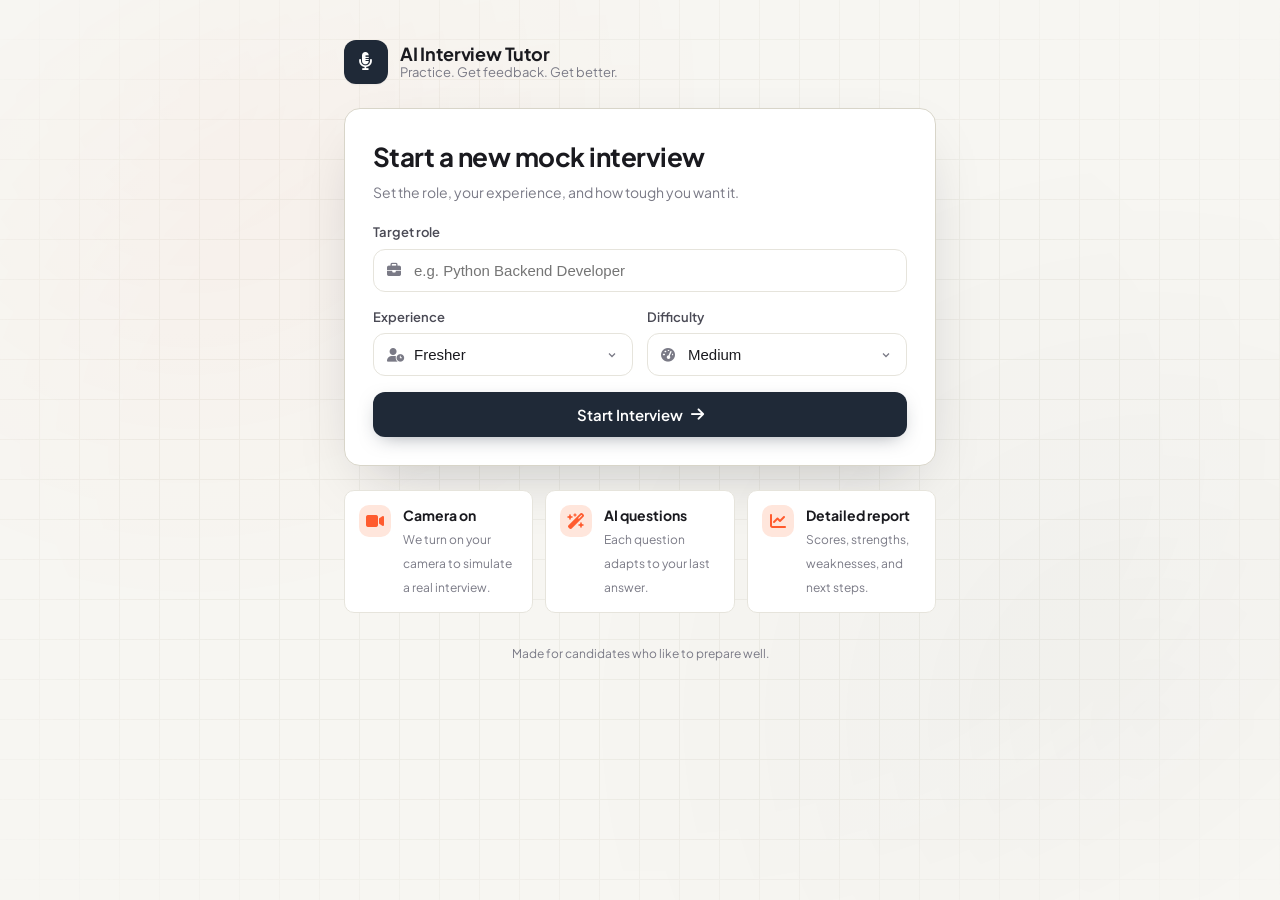
<file: frontend/index.html>
<!DOCTYPE html>
<html lang="en">
<head>
    <meta charset="UTF-8" />
    <meta name="viewport" content="width=device-width, initial-scale=1.0" />
    <title>AI Interview Tutor — Start</title>

    <link rel="preconnect" href="https://fonts.googleapis.com" />
    <link rel="preconnect" href="https://fonts.gstatic.com" crossorigin />
    <link
        href="https://fonts.googleapis.com/css2?family=Plus+Jakarta+Sans:wght@400;500;600;700;800&display=swap"
        rel="stylesheet"
    />
    <link
        rel="stylesheet"
        href="https://cdnjs.cloudflare.com/ajax/libs/font-awesome/6.5.1/css/all.min.css"
    />
    <link rel="stylesheet" href="css/style.css" />
</head>

<body class="page-start">

    <div class="bg-grid"></div>

    <main class="shell">

        <header class="brand">
            <div class="brand-mark">
                <i class="fa-solid fa-microphone-lines"></i>
            </div>
            <div class="brand-text">
                <strong>AI Interview Tutor</strong>
                <span>Practice. Get feedback. Get better.</span>
            </div>
        </header>

        <section class="card card-elevated">

            <div class="card-head">
                <h1 data-testid="start-title">Start a new mock interview</h1>
                <p>Set the role, your experience, and how tough you want it.</p>
            </div>

            <form id="interviewForm" class="form" novalidate>

                <div class="field">
                    <label for="role">Target role</label>
                    <div class="input-wrap">
                        <i class="fa-solid fa-briefcase"></i>
                        <input
                            type="text"
                            id="role"
                            name="role"
                            placeholder="e.g. Python Backend Developer"
                            autocomplete="off"
                            required
                            data-testid="input-role"
                        />
                    </div>
                </div>

                <div class="grid-2">
                    <div class="field">
                        <label for="experience">Experience</label>
                        <div class="input-wrap">
                            <i class="fa-solid fa-user-clock"></i>
                            <select id="experience" data-testid="select-experience">
                                <option>Fresher</option>
                                <option>1 Year</option>
                                <option>2 Years</option>
                                <option>3+ Years</option>
                                <option>5+ Years</option>
                            </select>
                        </div>
                    </div>

                    <div class="field">
                        <label for="difficulty">Difficulty</label>
                        <div class="input-wrap">
                            <i class="fa-solid fa-gauge-high"></i>
                            <select id="difficulty" data-testid="select-difficulty">
                                <option>Easy</option>
                                <option selected>Medium</option>
                                <option>Hard</option>
                            </select>
                        </div>
                    </div>
                </div>

                <button
                    type="submit"
                    class="btn btn-primary"
                    id="startBtn"
                    data-testid="start-interview-btn"
                >
                    <span class="btn-label">Start Interview</span>
                    <i class="fa-solid fa-arrow-right"></i>
                </button>

                <p id="errorBox" class="error-box" data-testid="start-error" hidden></p>

            </form>
        </section>

        <section class="tips">
            <div class="tip">
                <i class="fa-solid fa-video"></i>
                <div>
                    <strong>Camera on</strong>
                    <span>We turn on your camera to simulate a real interview.</span>
                </div>
            </div>
            <div class="tip">
                <i class="fa-solid fa-wand-magic-sparkles"></i>
                <div>
                    <strong>AI questions</strong>
                    <span>Each question adapts to your last answer.</span>
                </div>
            </div>
            <div class="tip">
                <i class="fa-solid fa-chart-line"></i>
                <div>
                    <strong>Detailed report</strong>
                    <span>Scores, strengths, weaknesses, and next steps.</span>
                </div>
            </div>
        </section>

        <footer class="foot">Made for candidates who like to prepare well.</footer>

    </main>

    <script src="js/config.js"></script>
    <script src="js/api.js"></script>
    <script src="js/index.js"></script>
</body>
</html>
</file>
<file: frontend/css/style.css>
/* ==============================================================
   AI Interview Tutor — Design System
   Clean modern light theme with subtle depth + micro motion
   ============================================================== */

:root {
    --bg: #f7f6f2;
    --bg-elevated: #ffffff;
    --ink: #1a1a1f;
    --ink-2: #4a4a55;
    --muted: #7a7a86;
    --line: #e6e4dc;
    --line-strong: #d8d5c9;

    --accent: #ff5b2e;        /* warm coral */
    --accent-ink: #ffffff;
    --accent-soft: #ffe6dc;
    --accent-2: #1f2937;      /* deep slate */

    --good: #16a34a;
    --good-soft: #dcfce7;
    --ok: #d97706;
    --ok-soft: #fef3c7;
    --weak: #dc2626;
    --weak-soft: #fee2e2;

    --shadow-sm: 0 1px 2px rgba(20, 20, 30, 0.05);
    --shadow-md: 0 8px 24px -12px rgba(20, 20, 30, 0.15);
    --shadow-lg: 0 24px 60px -24px rgba(20, 20, 30, 0.25);

    --radius-sm: 10px;
    --radius: 16px;
    --radius-lg: 22px;

    --font: "Plus Jakarta Sans", "Segoe UI", system-ui, sans-serif;
}

* { box-sizing: border-box; }

html, body {
    margin: 0;
    padding: 0;
    background: var(--bg);
    color: var(--ink);
    font-family: var(--font);
    font-size: 16px;
    line-height: 1.5;
    -webkit-font-smoothing: antialiased;
    text-rendering: optimizeLegibility;
}

::selection { background: var(--accent); color: #fff; }

button { font-family: var(--font); }

/* ---------- Background grid (subtle) ---------- */
.bg-grid {
    position: fixed;
    inset: 0;
    z-index: 0;
    pointer-events: none;
    background-image:
        radial-gradient(circle at 15% 10%, rgba(255,91,46,0.08), transparent 40%),
        radial-gradient(circle at 90% 80%, rgba(31,41,55,0.06), transparent 45%),
        linear-gradient(var(--line) 1px, transparent 1px),
        linear-gradient(90deg, var(--line) 1px, transparent 1px);
    background-size: auto, auto, 40px 40px, 40px 40px;
    background-position: 0 0, 0 0, -1px -1px, -1px -1px;
    opacity: 0.55;
    mask-image: radial-gradient(ellipse at center, black 55%, transparent 100%);
}

/* ---------- Shell ---------- */
.shell {
    position: relative;
    z-index: 1;
    max-width: 640px;
    margin: 0 auto;
    padding: 40px 24px 64px;
    animation: fadeUp 0.6s ease both;
}
.shell-wide { max-width: 1180px; }

@keyframes fadeUp {
    from { opacity: 0; transform: translateY(12px); }
    to { opacity: 1; transform: translateY(0); }
}

/* ---------- Brand / Topbar ---------- */
.brand {
    display: flex; align-items: center; gap: 12px;
    margin-bottom: 24px;
}
.brand-mark {
    width: 44px; height: 44px; border-radius: 12px;
    display: grid; place-items: center;
    background: var(--accent-2); color: #fff;
    box-shadow: var(--shadow-sm);
    font-size: 18px;
}
.brand-text { display: flex; flex-direction: column; line-height: 1.15; }
.brand-text strong { font-size: 18px; letter-spacing: -0.01em; }
.brand-text span { font-size: 13px; color: var(--muted); }

.brand.small .brand-mark { width: 36px; height: 36px; border-radius: 10px; font-size: 15px; }
.brand.small strong { font-size: 15px; }

.topbar {
    display: flex; align-items: center; justify-content: space-between;
    gap: 20px; flex-wrap: wrap;
    margin-bottom: 20px;
}

.session-meta { display: flex; gap: 8px; flex-wrap: wrap; }
.chip {
    display: inline-flex; align-items: center; gap: 6px;
    padding: 6px 12px; border-radius: 999px;
    background: #fff; border: 1px solid var(--line);
    font-size: 13px; color: var(--ink-2);
    box-shadow: var(--shadow-sm);
}
.chip i { color: var(--muted); font-size: 12px; }

/* ---------- Cards ---------- */
.card {
    background: var(--bg-elevated);
    border: 1px solid var(--line);
    border-radius: var(--radius);
    padding: 28px;
    box-shadow: var(--shadow-sm);
}
.card-elevated { box-shadow: var(--shadow-lg); border-color: var(--line-strong); }
.card-head { margin-bottom: 20px; }
.card-head.row {
    display: flex; align-items: flex-start; justify-content: space-between;
    gap: 16px;
}
.card-head h1 {
    font-size: 26px; margin: 0 0 6px; letter-spacing: -0.02em;
}
.card-head p { margin: 0; color: var(--muted); font-size: 14px; }
.eyebrow {
    font-size: 12px; text-transform: uppercase; letter-spacing: 0.12em;
    color: var(--accent); font-weight: 700;
}
.q-heading { margin: 4px 0 0; font-size: 18px; letter-spacing: -0.01em; }

/* ---------- Form ---------- */
.form { display: flex; flex-direction: column; gap: 16px; }
.field { display: flex; flex-direction: column; gap: 6px; }
.field label { font-size: 13px; font-weight: 600; color: var(--ink-2); }
.label-row {
    display: flex; align-items: center; justify-content: space-between; gap: 8px;
}
.grid-2 {
    display: grid; grid-template-columns: 1fr 1fr; gap: 14px;
}

.input-wrap {
    position: relative;
    display: flex; align-items: center;
}
.input-wrap i {
    position: absolute; left: 14px; color: var(--muted); font-size: 14px;
    pointer-events: none;
}
.input-wrap input,
.input-wrap select {
    width: 100%;
    padding: 12px 14px 12px 40px;
    border-radius: 12px;
    border: 1px solid var(--line);
    background: #fff;
    font-size: 15px;
    color: var(--ink);
    outline: none;
    transition: border-color 0.15s, box-shadow 0.15s;
    appearance: none;
    -webkit-appearance: none;
}
.input-wrap select {
    background-image: url("data:image/svg+xml;utf8,<svg xmlns='http://www.w3.org/2000/svg' width='12' height='12' viewBox='0 0 24 24' fill='none' stroke='%237a7a86' stroke-width='2.5'><polyline points='6 9 12 15 18 9'/></svg>");
    background-repeat: no-repeat;
    background-position: right 14px center;
}
.input-wrap input:focus,
.input-wrap select:focus {
    border-color: var(--accent);
    box-shadow: 0 0 0 4px rgba(255,91,46,0.14);
}

textarea {
    width: 100%;
    padding: 14px 16px;
    border-radius: 12px;
    border: 1px solid var(--line);
    background: #fff;
    font-family: var(--font);
    font-size: 15px;
    color: var(--ink);
    resize: vertical;
    min-height: 140px;
    outline: none;
    transition: border-color 0.15s, box-shadow 0.15s;
}
textarea:focus {
    border-color: var(--accent);
    box-shadow: 0 0 0 4px rgba(255,91,46,0.14);
}
textarea.shake {
    animation: shake 0.35s;
    border-color: var(--weak);
}
@keyframes shake {
    0%, 100% { transform: translateX(0); }
    25% { transform: translateX(-6px); }
    75% { transform: translateX(6px); }
}

.answer-meta {
    display: flex; align-items: center; justify-content: space-between;
    font-size: 12px; color: var(--muted); margin-top: 6px;
}
.voice-status { color: var(--accent); font-weight: 600; }

/* ---------- Buttons ---------- */
.btn {
    display: inline-flex; align-items: center; justify-content: center; gap: 8px;
    padding: 12px 18px;
    border-radius: 12px;
    border: 1px solid transparent;
    background: #fff;
    color: var(--ink);
    font-weight: 600;
    font-size: 15px;
    cursor: pointer;
    transition: transform 0.08s ease, background 0.15s, color 0.15s, box-shadow 0.15s, border-color 0.15s;
    user-select: none;
}
.btn:disabled { opacity: 0.6; cursor: not-allowed; }
.btn:active:not(:disabled) { transform: translateY(1px); }

.btn-primary {
    background: var(--accent-2);
    color: #fff;
    box-shadow: 0 6px 20px -8px rgba(31,41,55,0.5);
}
.btn-primary:hover:not(:disabled) {
    background: #0f172a;
    box-shadow: 0 10px 28px -10px rgba(31,41,55,0.55);
}

.btn-secondary {
    background: var(--accent);
    color: var(--accent-ink);
    box-shadow: 0 6px 20px -10px rgba(255,91,46,0.6);
}
.btn-secondary:hover:not(:disabled) {
    background: #ee4a1e;
    box-shadow: 0 10px 28px -10px rgba(255,91,46,0.7);
}

.btn-ghost {
    background: #fff;
    border: 1px solid var(--line);
    color: var(--ink);
}
.btn-ghost:hover:not(:disabled) {
    border-color: var(--line-strong);
    background: #fafaf7;
}
.btn.small { padding: 8px 12px; font-size: 13px; }
.btn.full { width: 100%; }

.btn.recording {
    background: var(--accent);
    color: #fff;
    border-color: transparent;
    animation: pulse 1.4s ease infinite;
}
@keyframes pulse {
    0%, 100% { box-shadow: 0 0 0 0 rgba(255,91,46,0.5); }
    50% { box-shadow: 0 0 0 8px rgba(255,91,46,0); }
}

.actions {
    display: flex; gap: 12px; flex-wrap: wrap; margin-top: 20px;
}
.actions .btn { flex: 1; min-width: 180px; }

/* ---------- Error box ---------- */
.error-box {
    background: var(--weak-soft);
    color: var(--weak);
    border: 1px solid #fecaca;
    padding: 10px 14px;
    border-radius: 10px;
    font-size: 13px;
    white-space: pre-line;
}

/* ---------- Tips (start page) ---------- */
.tips {
    margin-top: 24px;
    display: grid; grid-template-columns: repeat(3, 1fr); gap: 12px;
}
.tip {
    display: flex; gap: 12px; align-items: flex-start;
    background: #fff; border: 1px solid var(--line);
    padding: 14px; border-radius: var(--radius-sm);
}
.tip i {
    width: 32px; height: 32px; border-radius: 10px;
    display: grid; place-items: center;
    background: var(--accent-soft); color: var(--accent);
    flex-shrink: 0;
}
.tip strong { display: block; font-size: 14px; }
.tip span { font-size: 12px; color: var(--muted); }

.foot {
    margin-top: 32px; text-align: center;
    font-size: 12px; color: var(--muted);
}

/* ---------- Interview page ---------- */
.progress-bar {
    display: flex; align-items: center; gap: 14px;
    margin-bottom: 20px;
}
.progress-track {
    flex: 1; height: 8px; background: #ece9df;
    border-radius: 999px; overflow: hidden;
}
.progress-fill {
    height: 100%;
    background: linear-gradient(90deg, var(--accent), #ff8a5c);
    border-radius: 999px;
    transition: width 0.35s ease;
}
.progress-label {
    font-size: 13px; color: var(--ink-2); font-weight: 600;
    white-space: nowrap;
}

.interview-grid {
    display: grid;
    grid-template-columns: minmax(0, 1fr) 380px;
    gap: 20px;
}

.question-box {
    background: #fafaf5;
    border: 1px dashed var(--line-strong);
    padding: 20px;
    border-radius: 14px;
    font-size: 18px;
    line-height: 1.55;
    color: var(--ink);
    min-height: 96px;
    margin-bottom: 18px;
    white-space: pre-wrap;
}

.timer {
    display: inline-flex; align-items: center; gap: 8px;
    background: #fff; border: 1px solid var(--line);
    padding: 6px 12px; border-radius: 999px;
    font-variant-numeric: tabular-nums;
    font-weight: 600; font-size: 14px; color: var(--ink-2);
}
.timer i { color: var(--accent); }

.feedback-box {
    margin-top: 18px;
    background: var(--accent-soft);
    border: 1px solid #ffcdb8;
    border-radius: 14px;
    padding: 14px 16px;
}
.feedback-head {
    display: flex; align-items: center; gap: 8px; margin-bottom: 6px;
}
.feedback-head i { color: var(--accent); }
.feedback-box p { margin: 0; color: var(--ink-2); font-size: 14px; }

.score-pill {
    margin-left: auto;
    background: #fff; border: 1px solid var(--line);
    padding: 3px 10px; border-radius: 999px;
    font-size: 12px; font-weight: 700;
}
.score-pill.good { background: var(--good-soft); color: var(--good); border-color: transparent; }
.score-pill.ok { background: var(--ok-soft); color: var(--ok); border-color: transparent; }
.score-pill.weak { background: var(--weak-soft); color: var(--weak); border-color: transparent; }

/* Camera */
.camera-wrap {
    position: relative;
    aspect-ratio: 4 / 3;
    background: #111;
    border-radius: 14px;
    overflow: hidden;
    margin-bottom: 12px;
}
.camera-wrap video {
    width: 100%; height: 100%; object-fit: cover;
    transform: scaleX(-1);
}
.camera-off {
    position: absolute; inset: 0;
    display: flex; flex-direction: column; gap: 8px;
    align-items: center; justify-content: center;
    color: #fff; background: rgba(17,17,17,0.9);
}
.camera-off i { font-size: 28px; opacity: 0.8; }
.camera-off span { font-size: 13px; opacity: 0.8; }

.camera-status {
    font-size: 12px; color: var(--muted); text-transform: uppercase;
    letter-spacing: 0.08em; font-weight: 700;
}
.camera-status.live { color: var(--good); }
.camera-status.live::before {
    content: "●"; margin-right: 4px;
    animation: blink 1.2s ease-in-out infinite;
}
@keyframes blink { 50% { opacity: 0.3; } }

.mini-tips {
    margin-top: 14px; display: flex; flex-direction: column; gap: 8px;
    font-size: 12px; color: var(--muted);
}
.mini-tips i { color: var(--accent); margin-right: 6px; }

/* ---------- Loading overlay ---------- */
.loading-overlay {
    position: fixed; inset: 0; z-index: 50;
    background: rgba(247,246,242,0.7);
    backdrop-filter: blur(6px);
    display: flex; flex-direction: column; gap: 14px;
    align-items: center; justify-content: center;
}
.loading-overlay p { color: var(--ink-2); font-weight: 600; }
.spinner {
    width: 42px; height: 42px; border-radius: 50%;
    border: 3px solid var(--line);
    border-top-color: var(--accent);
    animation: spin 0.8s linear infinite;
}
@keyframes spin { to { transform: rotate(360deg); } }

/* ---------- Report page ---------- */
.report-hero {
    display: grid; grid-template-columns: 1fr auto; gap: 32px; align-items: center;
    padding: 32px;
    margin-bottom: 24px;
    background: linear-gradient(180deg, #fff 0%, #fdfaf3 100%);
    border-color: var(--line-strong);
}
.hero-left h1 {
    font-size: 34px; margin: 6px 0 10px; letter-spacing: -0.02em;
}
.hero-left p { color: var(--ink-2); font-size: 15px; margin: 0 0 20px; }
.hero-actions { display: flex; gap: 10px; flex-wrap: wrap; }

.hero-right {
    display: flex; flex-direction: column; gap: 10px; align-items: center;
}
.ring-caption {
    font-size: 12px; text-transform: uppercase; letter-spacing: 0.1em;
    color: var(--muted); font-weight: 700;
}

.ring {
    position: relative; width: 140px; height: 140px;
}
.ring.big { width: 160px; height: 160px; }
.ring-svg { width: 100%; height: 100%; transform: rotate(-90deg); }
.ring-track {
    fill: none; stroke: #ece9df; stroke-width: 12;
}
.ring-progress {
    fill: none; stroke: var(--accent); stroke-width: 12;
    stroke-linecap: round;
    stroke-dasharray: 326.72;
    transition: stroke-dashoffset 1s cubic-bezier(0.22, 1, 0.36, 1);
}
.ring-progress.good { stroke: var(--good); }
.ring-progress.ok { stroke: var(--ok); }
.ring-progress.weak { stroke: var(--weak); }
.ring-center {
    position: absolute; inset: 0;
    display: flex; align-items: baseline; justify-content: center; gap: 3px;
    pointer-events: none;
}
.ring-center strong {
    font-size: 42px; font-weight: 800; letter-spacing: -0.02em;
}
.ring-center span {
    font-size: 14px; color: var(--muted); font-weight: 600;
}

.scores-grid {
    display: grid; grid-template-columns: repeat(4, 1fr); gap: 16px;
    margin-bottom: 24px;
}
.score-card { padding: 20px; }
.score-top {
    display: flex; align-items: center; justify-content: space-between;
    margin-bottom: 12px;
}
.score-label {
    display: inline-flex; align-items: center; gap: 8px;
    font-size: 13px; font-weight: 600; color: var(--ink-2);
}
.score-label i { color: var(--accent); }
.score-value {
    font-size: 22px; font-weight: 800; letter-spacing: -0.02em;
}
.score-max { font-size: 12px; color: var(--muted); font-weight: 600; margin-left: 2px; }

.score-bar-track {
    height: 8px; background: #ece9df; border-radius: 999px; overflow: hidden;
}
.score-bar-fill {
    height: 100%; border-radius: 999px;
    background: var(--accent);
    transition: width 1s cubic-bezier(0.22,1,0.36,1);
}
.score-bar-fill.good { background: var(--good); }
.score-bar-fill.ok { background: var(--ok); }
.score-bar-fill.weak { background: var(--weak); }

.two-col {
    display: grid; grid-template-columns: 1fr 1fr; gap: 20px; margin-bottom: 20px;
}
.panel { padding: 22px; }
.panel-head {
    display: flex; align-items: center; gap: 10px;
    margin-bottom: 14px;
}
.panel-head h3 { margin: 0; font-size: 17px; letter-spacing: -0.01em; }
.panel-head i {
    width: 34px; height: 34px; border-radius: 10px;
    display: grid; place-items: center;
    background: var(--accent-soft); color: var(--accent);
    font-size: 14px;
}
.strengths-head i { background: var(--good-soft); color: var(--good); }
.weaknesses-head i { background: var(--weak-soft); color: var(--weak); }
.improve-head i { background: var(--ok-soft); color: var(--ok); }
.qf-head i { background: #e0e7ff; color: #4338ca; }

.bullet-list {
    margin: 0; padding: 0; list-style: none;
    display: flex; flex-direction: column; gap: 10px;
}
.bullet-list li {
    padding-left: 22px; position: relative;
    color: var(--ink-2); font-size: 14.5px; line-height: 1.55;
}
.bullet-list li::before {
    content: ""; position: absolute; left: 4px; top: 10px;
    width: 6px; height: 6px; border-radius: 50%;
    background: var(--accent);
}
.bullet-list li.muted { color: var(--muted); font-style: italic; }
.bullet-list li.muted::before { display: none; }

.qf-wrap { display: flex; flex-direction: column; gap: 12px; }
.qf-item {
    display: flex; gap: 14px; align-items: flex-start;
    padding: 14px 16px;
    background: #fafaf5;
    border-radius: 12px;
    border: 1px solid var(--line);
}
.qf-num {
    flex-shrink: 0;
    width: 38px; height: 38px; border-radius: 10px;
    background: var(--accent-2); color: #fff;
    display: grid; place-items: center;
    font-weight: 700; font-size: 13px;
    letter-spacing: 0.02em;
}
.qf-body { color: var(--ink-2); font-size: 14.5px; line-height: 1.55; }

.muted { color: var(--muted); }

/* ---------- Responsive ---------- */
@media (max-width: 960px) {
    .interview-grid { grid-template-columns: 1fr; }
    .scores-grid { grid-template-columns: repeat(2, 1fr); }
    .two-col { grid-template-columns: 1fr; }
    .report-hero { grid-template-columns: 1fr; text-align: left; }
    .hero-right { align-items: flex-start; }
}
@media (max-width: 560px) {
    .shell { padding: 24px 16px 48px; }
    .card, .panel { padding: 20px; }
    .card-head h1 { font-size: 22px; }
    .hero-left h1 { font-size: 26px; }
    .tips { grid-template-columns: 1fr; }
    .grid-2 { grid-template-columns: 1fr; }
    .scores-grid { grid-template-columns: 1fr; }
    .actions .btn { flex: 1 1 100%; }
}

/* ---------- Print ---------- */
@media print {
    body { background: #fff; }
    .bg-grid, .hero-actions, .foot { display: none !important; }
    .card, .panel { box-shadow: none; border-color: #ddd; }
}
</file>
